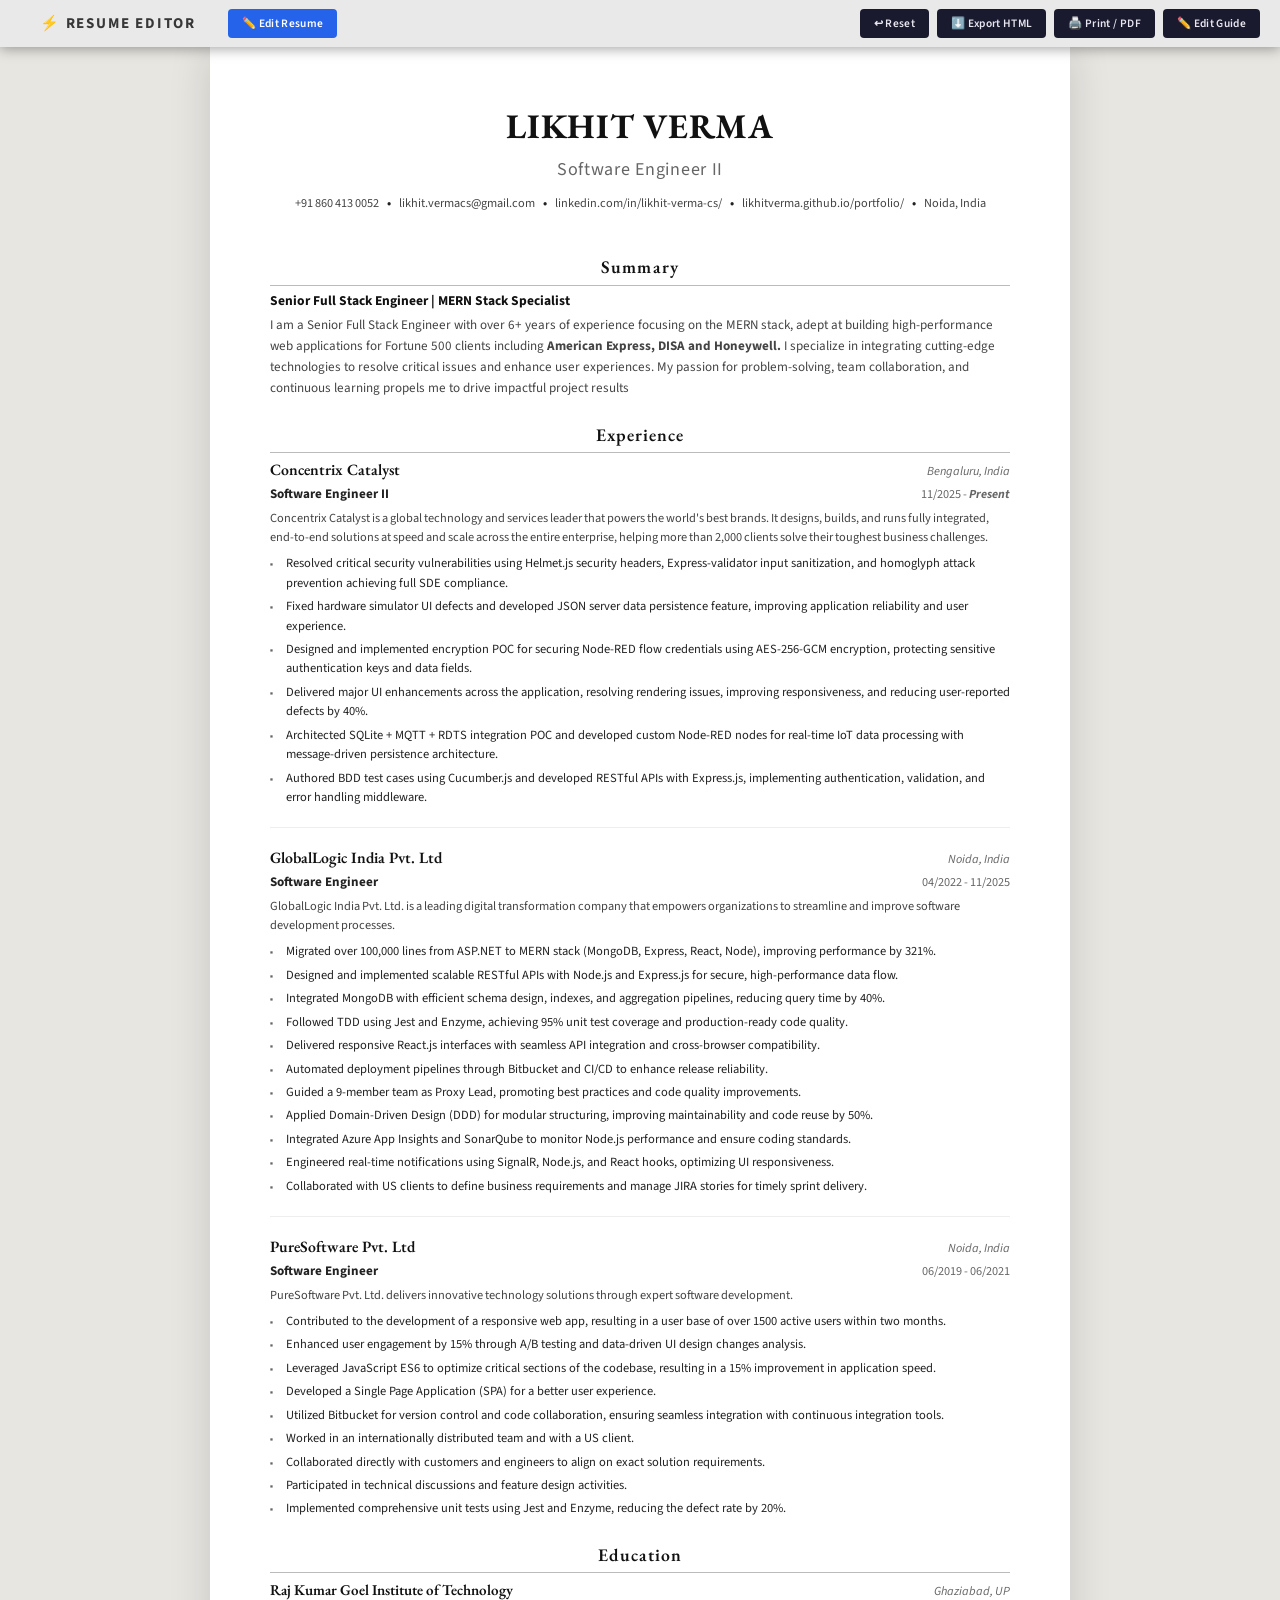
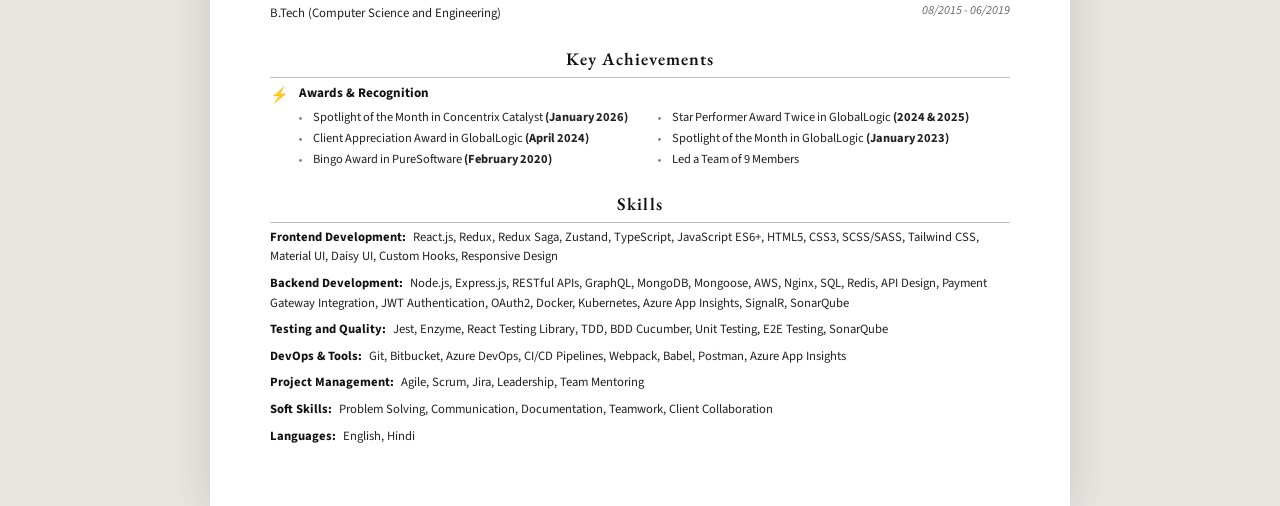
<file: index.html>
<!DOCTYPE html>
<html lang="en">
<head>
  <meta charset="UTF-8" />
  <meta name="viewport" content="width=device-width, initial-scale=1.0" />

  <!-- ATS-friendly meta -->
  <title>Likhit Verma — Software Engineer II Resume</title>
  <meta name="description" content="Resume of Likhit Verma, Senior Full Stack Engineer specialising in MERN Stack with 6+ years of experience." />
  <meta name="author" content="Likhit Verma" />
  <meta name="keywords" content="Software Engineer, Full Stack, MERN, React, Node.js, MongoDB, Express, JavaScript, TypeScript" />

  <link rel="stylesheet" href="styles.css" />
</head>
<body>

  <article class="resume-page" id="resume-page" role="main" aria-label="Resume of Likhit Verma">

    <!-- ══════════════════════════════
         HEADER
    ══════════════════════════════ -->
    <header class="resume-header">
      <h1 id="ce-name">Likhit Verma</h1>
      <p class="title" id="ce-title">Software Engineer II</p>
      <div class="contact-line">
        <span id="ce-phone">+91 860 413 0052</span>
        <span class="contact-sep">•</span>
        <span id="ce-email"><a href="mailto:likhit.vermacs@gmail.com">likhit.vermacs@gmail.com</a></span>
        <span class="contact-sep">•</span>
        <span id="ce-linkedin"><a href="https://linkedin.com/in/likhit-verma-cs/" target="_blank" rel="noopener">linkedin.com/in/likhit-verma-cs/</a></span>
        <span class="contact-sep">•</span>
        <span id="ce-portfolio"><a href="https://likhitverma.github.io/portfolio/" target="_blank" rel="noopener">likhitverma.github.io/portfolio/</a></span>
        <span class="contact-sep">•</span>
        <span id="ce-location">Noida, India</span>
      </div>
    </header>

    <!-- ══════════════════════════════
         SUMMARY
    ══════════════════════════════ -->
    <section class="section" aria-labelledby="summary-heading">
      <h2 class="section-title" id="summary-heading">Summary</h2>
      <p class="summary-role" id="ce-summary-role">Senior Full Stack Engineer | MERN Stack Specialist</p>
      <p class="summary-text" id="ce-summary-text">
        I am a Senior Full Stack Engineer with over 6+ years of experience
        focusing on the MERN stack, adept at building high-performance web
        applications for Fortune 500 clients including <strong>American Express, DISA and Honeywell.</strong> I specialize in integrating
        cutting-edge technologies to resolve critical issues and enhance user
        experiences. My passion for problem-solving, team collaboration, and
        continuous learning propels me to drive impactful project results
      </p>
    </section>

    <!-- ══════════════════════════════
         EXPERIENCE
    ══════════════════════════════ -->
    <section class="section" aria-labelledby="experience-heading">
      <h2 class="section-title" id="experience-heading">Experience</h2>

      <!-- ── Concentrix Catalyst ── -->
      <div class="exp-block">
        <div class="exp-header">
          <span class="exp-company" id="ce-co1-name">Concentrix Catalyst</span>
          <span class="exp-location" id="ce-co1-location">Bengaluru, India</span>
        </div>
        <div class="exp-role-row">
          <span class="exp-role" id="ce-co1-role">Software Engineer II</span>
          <span class="exp-dates" id="ce-co1-dates">11/2025 - <strong><i>Present</i></strong></span>
        </div>
        <p class="exp-desc" id="ce-co1-desc">
          Concentrix Catalyst is a global technology and services leader that
          powers the world's best brands. It designs, builds, and runs fully
          integrated, end-to-end solutions at speed and scale across the
          entire enterprise, helping more than 2,000 clients solve their
          toughest business challenges.
        </p>
        <ul class="exp-bullets" id="ce-co1-bullets" aria-label="Responsibilities at Concentrix Catalyst">
          <li>Resolved critical security vulnerabilities using Helmet.js security headers, Express-validator input sanitization, and homoglyph attack prevention achieving full SDE compliance.</li>
          <li>Fixed hardware simulator UI defects and developed JSON server data persistence feature, improving application reliability and user experience.</li>
          <li>Designed and implemented encryption POC for securing Node-RED flow credentials using AES-256-GCM encryption, protecting sensitive authentication keys and data fields.</li>
          <li>Delivered major UI enhancements across the application, resolving rendering issues, improving responsiveness, and reducing user-reported defects by 40%.</li>
          <li>Architected SQLite + MQTT + RDTS integration POC and developed custom Node-RED nodes for real-time IoT data processing with message-driven persistence architecture.</li>
          <li>Authored BDD test cases using Cucumber.js and developed RESTful APIs with Express.js, implementing authentication, validation, and error handling middleware.</li>
        </ul>
      </div>

      <hr class="exp-divider" />

      <!-- ── GlobalLogic ── -->
      <div class="exp-block">
        <div class="exp-header">
          <span class="exp-company" id="ce-co2-name">GlobalLogic India Pvt. Ltd</span>
          <span class="exp-location" id="ce-co2-location">Noida, India</span>
        </div>
        <div class="exp-role-row">
          <span class="exp-role" id="ce-co2-role">Software Engineer</span>
          <span class="exp-dates" id="ce-co2-dates">04/2022 - 11/2025</span>
        </div>
        <p class="exp-desc" id="ce-co2-desc">
          GlobalLogic India Pvt. Ltd. is a leading digital transformation
          company that empowers organizations to streamline and improve
          software development processes.
        </p>
        <ul class="exp-bullets" id="ce-co2-bullets" aria-label="Responsibilities at GlobalLogic">
          <li>Migrated over 100,000 lines from ASP.NET to MERN stack (MongoDB, Express, React, Node), improving performance by 321%.</li>
          <li>Designed and implemented scalable RESTful APIs with Node.js and Express.js for secure, high-performance data flow.</li>
          <li>Integrated MongoDB with efficient schema design, indexes, and aggregation pipelines, reducing query time by 40%.</li>
          <li>Followed TDD using Jest and Enzyme, achieving 95% unit test coverage and production-ready code quality.</li>
          <li>Delivered responsive React.js interfaces with seamless API integration and cross-browser compatibility.</li>
          <li>Automated deployment pipelines through Bitbucket and CI/CD to enhance release reliability.</li>
          <li>Guided a 9-member team as Proxy Lead, promoting best practices and code quality improvements.</li>
          <li>Applied Domain-Driven Design (DDD) for modular structuring, improving maintainability and code reuse by 50%.</li>
          <li>Integrated Azure App Insights and SonarQube to monitor Node.js performance and ensure coding standards.</li>
          <li>Engineered real-time notifications using SignalR, Node.js, and React hooks, optimizing UI responsiveness.</li>
          <li>Collaborated with US clients to define business requirements and manage JIRA stories for timely sprint delivery.</li>
        </ul>
      </div>

      <hr class="exp-divider" />

      <!-- ── PureSoftware ── -->
      <div class="exp-block">
        <div class="exp-header">
          <span class="exp-company" id="ce-co3-name">PureSoftware Pvt. Ltd</span>
          <span class="exp-location" id="ce-co3-location">Noida, India</span>
        </div>
        <div class="exp-role-row">
          <span class="exp-role" id="ce-co3-role">Software Engineer</span>
          <span class="exp-dates" id="ce-co3-dates">06/2019 - 06/2021</span>
        </div>
        <p class="exp-desc" id="ce-co3-desc">
          PureSoftware Pvt. Ltd. delivers innovative technology solutions
          through expert software development.
        </p>
        <ul class="exp-bullets" id="ce-co3-bullets" aria-label="Responsibilities at PureSoftware">
          <li>Contributed to the development of a responsive web app, resulting in a user base of over 1500 active users within two months.</li>
          <li>Enhanced user engagement by 15% through A/B testing and data-driven UI design changes analysis.</li>
          <li>Leveraged JavaScript ES6 to optimize critical sections of the codebase, resulting in a 15% improvement in application speed.</li>
          <li>Developed a Single Page Application (SPA) for a better user experience.</li>
          <li>Utilized Bitbucket for version control and code collaboration, ensuring seamless integration with continuous integration tools.</li>
          <li>Worked in an internationally distributed team and with a US client.</li>
          <li>Collaborated directly with customers and engineers to align on exact solution requirements.</li>
          <li>Participated in technical discussions and feature design activities.</li>
          <li>Implemented comprehensive unit tests using Jest and Enzyme, reducing the defect rate by 20%.</li>
        </ul>
      </div>
    </section>

    <!-- ══════════════════════════════
         EDUCATION
    ══════════════════════════════ -->
    <section class="section" aria-labelledby="education-heading">
      <h2 class="section-title" id="education-heading">Education</h2>

      <div class="edu-block">
        <div class="edu-left">
          <p class="edu-school" id="ce-edu-school">Raj Kumar Goel Institute of Technology</p>
          <p class="edu-degree" id="ce-edu-degree">B.Tech (Computer Science and Engineering)</p>
        </div>
        <div class="edu-right" id="ce-edu-right">
          <p>Ghaziabad, UP</p>
          <p>08/2015 - 06/2019</p>
        </div>
      </div>
    </section>

    <!-- ══════════════════════════════
         KEY ACHIEVEMENTS
    ══════════════════════════════ -->
    <section class="section" aria-labelledby="achievements-heading">
      <h2 class="section-title" id="achievements-heading">Key Achievements</h2>

      <div class="achievements-inner">
        <span class="achievement-icon" aria-hidden="true">⚡</span>
        <div>
          <p class="achievement-label" id="ce-ach-label">Awards &amp; Recognition</p>
          <ul class="achievement-bullets" id="ce-ach-bullets" aria-label="Awards and Recognition">
            <li>Spotlight of the Month in Concentrix Catalyst <strong>(January 2026)</strong></li>
            <li>Star Performer Award Twice in GlobalLogic <strong>(2024 &amp; 2025)</strong></li>
            <li>Client Appreciation Award in GlobalLogic <strong>(April 2024)</strong></li>
            <li>Spotlight of the Month in GlobalLogic <strong>(January 2023)</strong></li>
            <li>Bingo Award in PureSoftware <strong>(February 2020)</strong></li>
            <li>Led a Team of 9 Members</li>
          </ul>
        </div>
      </div>
    </section>

    <!-- ══════════════════════════════
         SKILLS
    ══════════════════════════════ -->
    <section class="section" aria-labelledby="skills-heading">
      <h2 class="section-title" id="skills-heading">Skills</h2>

      <div class="skills-grid">
        <div class="skill-row" id="ce-skill-frontend">
          <span class="skill-category">Frontend Development:</span>
          React.js, Redux, Redux Saga, Zustand, TypeScript, JavaScript ES6+,
          HTML5, CSS3, SCSS/SASS, Tailwind CSS, Material UI, Daisy UI, Custom Hooks, Responsive Design
        </div>
        <div class="skill-row" id="ce-skill-backend">
          <span class="skill-category">Backend Development:</span>
          Node.js, Express.js, RESTful APIs, GraphQL, MongoDB, Mongoose, AWS,
          Nginx, SQL, Redis, API Design, Payment Gateway Integration, JWT
          Authentication, OAuth2, Docker, Kubernetes, Azure App Insights, SignalR, SonarQube
        </div>
        <div class="skill-row" id="ce-skill-testing">
          <span class="skill-category">Testing and Quality:</span>
          Jest, Enzyme, React Testing Library, TDD, BDD Cucumber, Unit Testing, E2E Testing, SonarQube
        </div>
        <div class="skill-row" id="ce-skill-devops">
          <span class="skill-category">DevOps &amp; Tools:</span>
          Git, Bitbucket, Azure DevOps, CI/CD Pipelines, Webpack, Babel, Postman, Azure App Insights
        </div>
        <div class="skill-row" id="ce-skill-pm">
          <span class="skill-category">Project Management:</span>
          Agile, Scrum, Jira, Leadership, Team Mentoring
        </div>
        <div class="skill-row" id="ce-skill-soft">
          <span class="skill-category">Soft Skills:</span>
          Problem Solving, Communication, Documentation, Teamwork, Client Collaboration
        </div>
        <div class="skill-row" id="ce-skill-lang">
          <span class="skill-category">Languages:</span>
          English, Hindi
        </div>
      </div>
    </section>

  </article>

  <script src="script.js"></script>
</body>
</html>
</file>
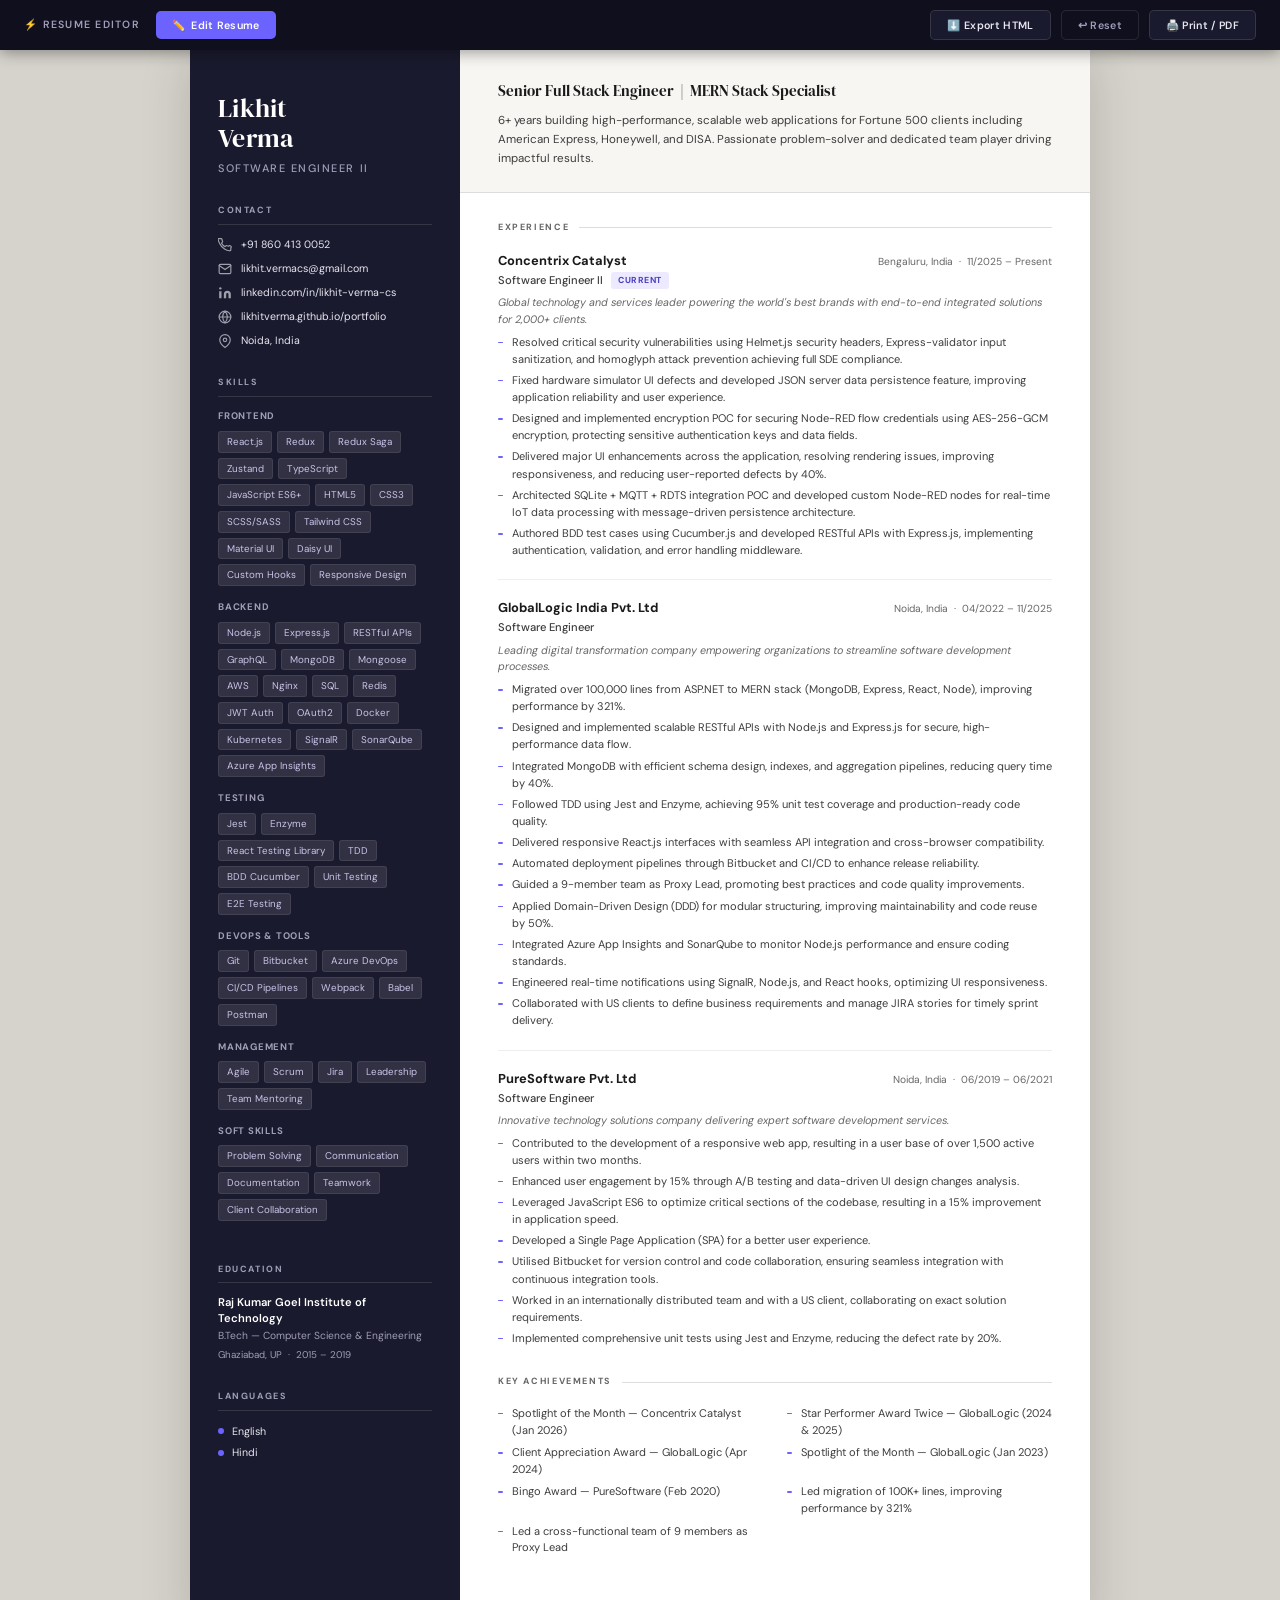
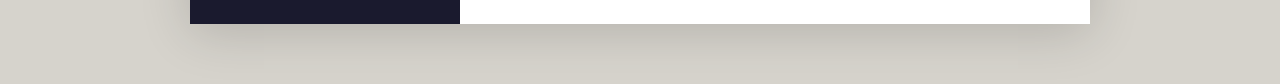
<file: fancy_resume_editable.html>
<!DOCTYPE html>
<html lang="en">
<head>
<meta charset="UTF-8"/>
<meta name="viewport" content="width=device-width, initial-scale=1.0"/>
<title>Likhit Verma — Resume</title>
<meta name="description" content="Resume of Likhit Verma, Senior Full Stack Engineer | MERN Stack Specialist"/>
<meta name="author" content="Likhit Verma"/>
<link rel="preconnect" href="https://fonts.googleapis.com"/>
<link href="https://fonts.googleapis.com/css2?family=DM+Sans:wght@300;400;500;600;700&family=DM+Serif+Display&display=swap" rel="stylesheet"/>

<style>
/* ─────────────────────────────────
   TOOLBAR
───────────────────────────────── */
#toolbar {
  position: sticky;
  top: 0;
  z-index: 1000;
  background: #0f0f1e;
  display: flex;
  align-items: center;
  gap: 10px;
  padding: 10px 24px;
  font-family: 'DM Sans', sans-serif;
  box-shadow: 0 2px 16px rgba(0,0,0,0.4);
}

#toolbar .tb-brand {
  font-size: 0.75rem;
  font-weight: 600;
  letter-spacing: 0.12em;
  text-transform: uppercase;
  color: #a09db8;
  margin-right: 6px;
  white-space: nowrap;
}

.tb-btn {
  border: none;
  padding: 7px 16px;
  border-radius: 5px;
  font-family: 'DM Sans', sans-serif;
  font-size: 0.76rem;
  font-weight: 600;
  letter-spacing: 0.03em;
  cursor: pointer;
  transition: all 0.18s;
  display: flex;
  align-items: center;
  gap: 6px;
  white-space: nowrap;
}

#btn-edit {
  background: #6c63ff;
  color: #fff;
}
#btn-edit:hover { background: #554de0; }
#btn-edit.active {
  background: #ff5c5c;
  color: #fff;
}
#btn-edit.active:hover { background: #e04040; }

#btn-save {
  background: #22c55e;
  color: #fff;
  display: none;
}
#btn-save:hover { background: #16a34a; }
#btn-save.visible { display: flex; }

#btn-export {
  background: #1a1a2e;
  color: #e8e6f0;
  border: 1px solid rgba(255,255,255,0.12);
}
#btn-export:hover { background: #2e2e4e; }

#btn-reset {
  background: transparent;
  color: #a09db8;
  border: 1px solid rgba(255,255,255,0.1);
}
#btn-reset:hover { color: #ff5c5c; border-color: #ff5c5c; }

.tb-spacer { flex: 1; }

#save-status {
  font-size: 0.72rem;
  font-weight: 500;
  letter-spacing: 0.04em;
  padding: 5px 12px;
  border-radius: 4px;
  transition: all 0.3s;
  white-space: nowrap;
}
#save-status.saved {
  color: #22c55e;
  background: rgba(34,197,94,0.12);
}
#save-status.unsaved {
  color: #f59e0b;
  background: rgba(245,158,11,0.12);
}
#save-status.saving {
  color: #60a5fa;
  background: rgba(96,165,250,0.12);
}
#save-status.hidden { display: none; }

#edit-hint {
  font-size: 0.7rem;
  color: #6c63ff;
  background: rgba(108,99,255,0.12);
  padding: 5px 10px;
  border-radius: 4px;
  display: none;
}
#edit-hint.visible { display: block; }

/* ─────────────────────────────────
   EDIT MODE STYLES
───────────────────────────────── */
.resume-page.edit-mode [contenteditable="true"] {
  outline: none;
  border-radius: 3px;
  transition: background 0.15s, box-shadow 0.15s;
}
.resume-page.edit-mode [contenteditable="true"]:hover {
  background: rgba(108,99,255,0.08);
  box-shadow: 0 0 0 2px rgba(108,99,255,0.2);
}
.resume-page.edit-mode [contenteditable="true"]:focus {
  background: rgba(108,99,255,0.10);
  box-shadow: 0 0 0 2px rgba(108,99,255,0.5);
}

/* Sidebar editable fields in dark context */
.sidebar.edit-mode-sidebar [contenteditable="true"]:hover {
  background: rgba(255,255,255,0.08);
  box-shadow: 0 0 0 2px rgba(255,255,255,0.2);
}
.sidebar.edit-mode-sidebar [contenteditable="true"]:focus {
  background: rgba(255,255,255,0.10);
  box-shadow: 0 0 0 2px rgba(108,99,255,0.6);
}

/* ─────────────────────────────────
   PAGE / LAYOUT
───────────────────────────────── */
*, *::before, *::after { box-sizing: border-box; margin: 0; padding: 0; }

:root {
  --ink: #1a1a1a;
  --ink-2: #3d3d3d;
  --ink-3: #666;
  --rule: #ddd;
  --rule-light: #eee;
  --sidebar-bg: #1a1a2e;
  --sidebar-text: #e8e6f0;
  --sidebar-muted: #a09db8;
  --sidebar-rule: rgba(255,255,255,0.12);
  --accent: #6c63ff;
  --accent-light: #ede9ff;
  --tag-bg: rgba(255,255,255,0.10);
  --tag-text: #c8c4e8;
  --font: 'DM Sans','Helvetica Neue',Arial,sans-serif;
  --font-display: 'DM Serif Display',Georgia,serif;
  --page-w: 900px;
}

html { font-size: 14px; -webkit-font-smoothing: antialiased; }

body {
  background: #d6d3cc;
  font-family: var(--font);
  padding: 0 0 60px;
  color: var(--ink);
  line-height: 1.55;
}

.resume-page {
  max-width: var(--page-w);
  margin: 0 auto;
  display: grid;
  grid-template-columns: 270px 1fr;
  grid-template-rows: auto 1fr;
  background: #fff;
  box-shadow: 0 8px 48px rgba(0,0,0,0.16);
  min-height: 1100px;
}

/* ─── SIDEBAR ─── */
.sidebar {
  grid-column: 1;
  grid-row: 1 / 3;
  background: var(--sidebar-bg);
  color: var(--sidebar-text);
  padding: 44px 28px 40px;
  display: flex;
  flex-direction: column;
  gap: 28px;
}

.s-name {
  font-family: var(--font-display);
  font-size: 1.85rem;
  font-weight: 400;
  line-height: 1.15;
  color: #fff;
  letter-spacing: 0.01em;
}
.s-title {
  margin-top: 6px;
  font-size: 0.78rem;
  font-weight: 500;
  letter-spacing: 0.14em;
  text-transform: uppercase;
  color: var(--sidebar-muted);
}
.s-section-label {
  font-size: 0.64rem;
  letter-spacing: 0.18em;
  text-transform: uppercase;
  font-weight: 700;
  color: var(--sidebar-muted);
  margin-bottom: 12px;
  padding-bottom: 6px;
  border-bottom: 1px solid var(--sidebar-rule);
}
.contact-list { list-style: none; display: flex; flex-direction: column; gap: 9px; }
.contact-list li { display: flex; align-items: flex-start; gap: 9px; font-size: 0.76rem; color: var(--sidebar-text); line-height: 1.4; }
.contact-list li .ico { width: 14px; height: 14px; flex-shrink: 0; margin-top: 1px; opacity: 0.65; }
.contact-list a { color: var(--sidebar-text); text-decoration: none; word-break: break-all; }
.contact-list a:hover { color: #fff; text-decoration: underline; }

.skill-group { margin-bottom: 14px; }
.skill-group-label { font-size: 0.68rem; font-weight: 700; color: var(--sidebar-muted); margin-bottom: 7px; text-transform: uppercase; letter-spacing: 0.08em; }
.skill-tags { display: flex; flex-wrap: wrap; gap: 5px; }
.skill-tag { background: var(--tag-bg); color: var(--tag-text); font-size: 0.7rem; padding: 3px 8px; border-radius: 3px; border: 1px solid rgba(255,255,255,0.08); line-height: 1.4; }

.s-edu-school { font-size: 0.8rem; font-weight: 600; color: #fff; line-height: 1.35; }
.s-edu-degree { font-size: 0.73rem; color: var(--sidebar-muted); margin-top: 3px; line-height: 1.4; }
.s-edu-meta { font-size: 0.7rem; color: var(--sidebar-muted); margin-top: 4px; }

.lang-list { list-style: none; display: flex; flex-direction: column; gap: 5px; }
.lang-list li { font-size: 0.76rem; color: var(--sidebar-text); display: flex; align-items: center; gap: 8px; }
.lang-dot { width: 6px; height: 6px; border-radius: 50%; background: var(--accent); flex-shrink: 0; }

/* ─── MAIN HEADER ─── */
.main-header {
  grid-column: 2;
  grid-row: 1;
  background: #f7f6f3;
  padding: 30px 38px 24px;
  border-bottom: 1px solid var(--rule);
}
.summary-tagline { font-family: var(--font-display); font-size: 1.05rem; color: var(--ink); font-weight: 400; margin-bottom: 8px; }
.summary-body { font-size: 0.825rem; color: var(--ink-2); line-height: 1.65; max-width: 560px; }

/* ─── MAIN BODY ─── */
.main-body { grid-column: 2; grid-row: 2; padding: 28px 38px 40px; }

.section { margin-bottom: 28px; }
.section-heading {
  font-size: 0.64rem;
  letter-spacing: 0.18em;
  text-transform: uppercase;
  font-weight: 700;
  color: var(--ink-3);
  margin-bottom: 16px;
  display: flex;
  align-items: center;
  gap: 10px;
}
.section-heading::after { content: ''; flex: 1; height: 1px; background: var(--rule); }

.exp-entry { margin-bottom: 20px; }
.exp-top { display: flex; justify-content: space-between; align-items: baseline; flex-wrap: wrap; gap: 2px; margin-bottom: 1px; }
.exp-company { font-size: 0.92rem; font-weight: 700; color: var(--ink); }
.exp-location-date { font-size: 0.73rem; color: var(--ink-3); text-align: right; }
.exp-role-row { display: flex; align-items: center; gap: 8px; margin-bottom: 5px; }
.exp-role { font-size: 0.8rem; font-weight: 500; color: var(--ink-2); }
.role-badge { font-size: 0.62rem; font-weight: 700; letter-spacing: 0.06em; text-transform: uppercase; background: var(--accent-light); color: #4840c0; padding: 2px 7px; border-radius: 3px; }
.exp-desc { font-size: 0.77rem; color: var(--ink-3); margin-bottom: 6px; line-height: 1.55; font-style: italic; }
.exp-bullets { list-style: none; padding: 0; margin: 0; display: flex; flex-direction: column; gap: 4px; }
.exp-bullets li { font-size: 0.79rem; color: var(--ink-2); line-height: 1.55; padding-left: 14px; position: relative; }
.exp-bullets li::before { content: ''; position: absolute; left: 0; top: 8px; width: 5px; height: 1.5px; background: var(--accent); border-radius: 1px; }

.exp-divider { border: none; border-top: 1px solid var(--rule-light); margin: 18px 0; }

.achievements-grid { display: grid; grid-template-columns: 1fr 1fr; gap: 6px 24px; }
.ach-item { font-size: 0.79rem; color: var(--ink-2); padding-left: 14px; position: relative; line-height: 1.5; }
.ach-item::before { content: ''; position: absolute; left: 0; top: 8px; width: 5px; height: 1.5px; background: var(--accent); border-radius: 1px; }

/* ─── PRINT ─── */
@media print {
  body { background: white; padding: 0; }
  #toolbar { display: none; }
  .resume-page { box-shadow: none; max-width: 100%; min-height: unset; }
  [contenteditable="true"] { outline: none !important; box-shadow: none !important; background: transparent !important; }
  @page { margin: 0; size: A4; }
}

/* ─── RESPONSIVE ─── */
@media (max-width: 700px) {
  .resume-page { grid-template-columns: 1fr; grid-template-rows: auto auto auto; }
  .sidebar { grid-column: 1; grid-row: 1; }
  .main-header { grid-column: 1; grid-row: 2; }
  .main-body { grid-column: 1; grid-row: 3; }
  .achievements-grid { grid-template-columns: 1fr; }
}

/* ─── TOAST ─── */
#toast {
  position: fixed;
  bottom: 28px;
  right: 28px;
  background: #1a1a2e;
  color: #e8e6f0;
  font-family: 'DM Sans', sans-serif;
  font-size: 0.78rem;
  font-weight: 500;
  padding: 10px 20px;
  border-radius: 6px;
  box-shadow: 0 6px 24px rgba(0,0,0,0.3);
  opacity: 0;
  transform: translateY(12px);
  transition: all 0.3s ease;
  pointer-events: none;
  z-index: 9999;
}
#toast.show { opacity: 1; transform: translateY(0); }
</style>
</head>
<body>

<!-- ══════════════════════════════
     TOOLBAR
══════════════════════════════ -->
<div id="toolbar" role="toolbar" aria-label="Resume editor toolbar">
  <span class="tb-brand">⚡ Resume Editor</span>

  <button class="tb-btn" id="btn-edit" onclick="toggleEdit()" title="Enable inline editing on the resume">
    <span id="edit-icon">✏️</span>
    <span id="edit-label">Edit Resume</span>
  </button>

  <button class="tb-btn" id="btn-save" onclick="forceSave()" title="Save changes now">
    💾 Save Now
  </button>

  <span id="save-status" class="hidden"></span>
  <span id="edit-hint" class="hidden">Click any text on the resume to edit it</span>

  <div class="tb-spacer"></div>

  <button class="tb-btn" id="btn-export" onclick="exportHTML()" title="Download a standalone HTML file of your resume">
    ⬇️ Export HTML
  </button>

  <button class="tb-btn" id="btn-reset" onclick="confirmReset()" title="Reset to original saved version">
    ↩ Reset
  </button>

  <button class="tb-btn" id="btn-print" onclick="window.print()" style="background:#1a1a2e;color:#e8e6f0;border:1px solid rgba(255,255,255,0.12);" title="Print or save as PDF">
    🖨️ Print / PDF
  </button>
</div>

<div id="toast"></div>

<!-- ══════════════════════════════
     RESUME PAGE
══════════════════════════════ -->
<article class="resume-page" id="resume-page" role="main" aria-label="Resume of Likhit Verma">

  <!-- ════════════ SIDEBAR ════════════ -->
  <aside class="sidebar" id="sidebar" aria-label="Contact and skills">

    <div>
      <h1 class="s-name" id="ce-name">Likhit<br>Verma</h1>
      <p class="s-title" id="ce-title">Software Engineer II</p>
    </div>

    <!-- Contact -->
    <div>
      <p class="s-section-label">Contact</p>
      <ul class="contact-list">
        <li>
          <svg class="ico" viewBox="0 0 24 24" fill="none" stroke="currentColor" stroke-width="2" stroke-linecap="round" stroke-linejoin="round" aria-hidden="true"><path d="M22 16.92v3a2 2 0 01-2.18 2 19.79 19.79 0 01-8.63-3.07A19.5 19.5 0 013.07 9.81a19.79 19.79 0 01-3.07-8.67A2 2 0 012 .94h3a2 2 0 012 1.72c.127.96.361 1.903.7 2.81a2 2 0 01-.45 2.11L6.09 8.91a16 16 0 006 6l1.27-1.27a2 2 0 012.11-.45 12.84 12.84 0 002.81.7A2 2 0 0122 16.92z"/></svg>
          <span id="ce-phone">+91 860 413 0052</span>
        </li>
        <li>
          <svg class="ico" viewBox="0 0 24 24" fill="none" stroke="currentColor" stroke-width="2" stroke-linecap="round" stroke-linejoin="round" aria-hidden="true"><path d="M4 4h16c1.1 0 2 .9 2 2v12c0 1.1-.9 2-2 2H4c-1.1 0-2-.9-2-2V6c0-1.1.9-2 2-2z"/><polyline points="22,6 12,13 2,6"/></svg>
          <span id="ce-email"><a href="mailto:likhit.vermacs@gmail.com">likhit.vermacs@gmail.com</a></span>
        </li>
        <li>
          <svg class="ico" viewBox="0 0 24 24" fill="currentColor" aria-hidden="true"><path d="M16 8a6 6 0 016 6v7h-4v-7a2 2 0 00-2-2 2 2 0 00-2 2v7h-4v-7a6 6 0 016-6zM2 9h4v12H2z"/><circle cx="4" cy="4" r="2"/></svg>
          <span id="ce-linkedin"><a href="https://linkedin.com/in/likhit-verma-cs/" target="_blank" rel="noopener">linkedin.com/in/likhit-verma-cs</a></span>
        </li>
        <li>
          <svg class="ico" viewBox="0 0 24 24" fill="none" stroke="currentColor" stroke-width="2" stroke-linecap="round" stroke-linejoin="round" aria-hidden="true"><circle cx="12" cy="12" r="10"/><line x1="2" y1="12" x2="22" y2="12"/><path d="M12 2a15.3 15.3 0 014 10 15.3 15.3 0 01-4 10 15.3 15.3 0 01-4-10 15.3 15.3 0 014-10z"/></svg>
          <span id="ce-portfolio"><a href="https://likhitverma.github.io/portfolio/" target="_blank" rel="noopener">likhitverma.github.io/portfolio</a></span>
        </li>
        <li>
          <svg class="ico" viewBox="0 0 24 24" fill="none" stroke="currentColor" stroke-width="2" stroke-linecap="round" stroke-linejoin="round" aria-hidden="true"><path d="M21 10c0 7-9 13-9 13S3 17 3 10a9 9 0 0118 0z"/><circle cx="12" cy="10" r="3"/></svg>
          <span id="ce-location">Noida, India</span>
        </li>
      </ul>
    </div>

    <!-- Skills -->
    <div>
      <p class="s-section-label">Skills</p>
      <div class="skill-group">
        <p class="skill-group-label">Frontend</p>
        <div class="skill-tags" id="ce-skills-frontend">
          <span class="skill-tag">React.js</span><span class="skill-tag">Redux</span><span class="skill-tag">Redux Saga</span><span class="skill-tag">Zustand</span><span class="skill-tag">TypeScript</span><span class="skill-tag">JavaScript ES6+</span><span class="skill-tag">HTML5</span><span class="skill-tag">CSS3</span><span class="skill-tag">SCSS/SASS</span><span class="skill-tag">Tailwind CSS</span><span class="skill-tag">Material UI</span><span class="skill-tag">Daisy UI</span><span class="skill-tag">Custom Hooks</span><span class="skill-tag">Responsive Design</span>
        </div>
      </div>
      <div class="skill-group">
        <p class="skill-group-label">Backend</p>
        <div class="skill-tags" id="ce-skills-backend">
          <span class="skill-tag">Node.js</span><span class="skill-tag">Express.js</span><span class="skill-tag">RESTful APIs</span><span class="skill-tag">GraphQL</span><span class="skill-tag">MongoDB</span><span class="skill-tag">Mongoose</span><span class="skill-tag">AWS</span><span class="skill-tag">Nginx</span><span class="skill-tag">SQL</span><span class="skill-tag">Redis</span><span class="skill-tag">JWT Auth</span><span class="skill-tag">OAuth2</span><span class="skill-tag">Docker</span><span class="skill-tag">Kubernetes</span><span class="skill-tag">SignalR</span><span class="skill-tag">SonarQube</span><span class="skill-tag">Azure App Insights</span>
        </div>
      </div>
      <div class="skill-group">
        <p class="skill-group-label">Testing</p>
        <div class="skill-tags" id="ce-skills-testing">
          <span class="skill-tag">Jest</span><span class="skill-tag">Enzyme</span><span class="skill-tag">React Testing Library</span><span class="skill-tag">TDD</span><span class="skill-tag">BDD Cucumber</span><span class="skill-tag">Unit Testing</span><span class="skill-tag">E2E Testing</span>
        </div>
      </div>
      <div class="skill-group">
        <p class="skill-group-label">DevOps &amp; Tools</p>
        <div class="skill-tags" id="ce-skills-devops">
          <span class="skill-tag">Git</span><span class="skill-tag">Bitbucket</span><span class="skill-tag">Azure DevOps</span><span class="skill-tag">CI/CD Pipelines</span><span class="skill-tag">Webpack</span><span class="skill-tag">Babel</span><span class="skill-tag">Postman</span>
        </div>
      </div>
      <div class="skill-group">
        <p class="skill-group-label">Management</p>
        <div class="skill-tags" id="ce-skills-mgmt">
          <span class="skill-tag">Agile</span><span class="skill-tag">Scrum</span><span class="skill-tag">Jira</span><span class="skill-tag">Leadership</span><span class="skill-tag">Team Mentoring</span>
        </div>
      </div>
      <div class="skill-group">
        <p class="skill-group-label">Soft Skills</p>
        <div class="skill-tags" id="ce-skills-soft">
          <span class="skill-tag">Problem Solving</span><span class="skill-tag">Communication</span><span class="skill-tag">Documentation</span><span class="skill-tag">Teamwork</span><span class="skill-tag">Client Collaboration</span>
        </div>
      </div>
    </div>

    <!-- Education -->
    <div>
      <p class="s-section-label">Education</p>
      <div>
        <p class="s-edu-school" id="ce-edu-school">Raj Kumar Goel Institute of Technology</p>
        <p class="s-edu-degree" id="ce-edu-degree">B.Tech — Computer Science &amp; Engineering</p>
        <p class="s-edu-meta" id="ce-edu-meta">Ghaziabad, UP &nbsp;·&nbsp; 2015 – 2019</p>
      </div>
    </div>

    <!-- Languages -->
    <div>
      <p class="s-section-label">Languages</p>
      <ul class="lang-list" id="ce-languages">
        <li><span class="lang-dot"></span><span>English</span></li>
        <li><span class="lang-dot"></span><span>Hindi</span></li>
      </ul>
    </div>

  </aside>

  <!-- ════════════ MAIN HEADER ════════════ -->
  <header class="main-header">
    <p class="summary-tagline" id="ce-tagline">Senior Full Stack Engineer &nbsp;|&nbsp; MERN Stack Specialist</p>
    <p class="summary-body" id="ce-summary">6+ years building high-performance, scalable web applications for Fortune 500 clients including American Express, Honeywell, and DISA. Passionate problem-solver and dedicated team player driving impactful results.</p>
  </header>

  <!-- ════════════ MAIN BODY ════════════ -->
  <main class="main-body">

    <!-- Experience -->
    <section class="section" aria-labelledby="exp-heading">
      <h2 class="section-heading" id="exp-heading">Experience</h2>

      <!-- Concentrix Catalyst -->
      <div class="exp-entry">
        <div class="exp-top">
          <span class="exp-company" id="ce-co1-name">Concentrix Catalyst</span>
          <span class="exp-location-date" id="ce-co1-meta">Bengaluru, India &nbsp;·&nbsp; 11/2025 – Present</span>
        </div>
        <div class="exp-role-row">
          <span class="exp-role" id="ce-co1-role">Software Engineer II</span>
          <span class="role-badge">Current</span>
        </div>
        <p class="exp-desc" id="ce-co1-desc">Global technology and services leader powering the world's best brands with end-to-end integrated solutions for 2,000+ clients.</p>
        <ul class="exp-bullets" id="ce-co1-bullets">
          <li>Resolved critical security vulnerabilities using Helmet.js security headers, Express-validator input sanitization, and homoglyph attack prevention achieving full SDE compliance.</li>
          <li>Fixed hardware simulator UI defects and developed JSON server data persistence feature, improving application reliability and user experience.</li>
          <li>Designed and implemented encryption POC for securing Node-RED flow credentials using AES-256-GCM encryption, protecting sensitive authentication keys and data fields.</li>
          <li>Delivered major UI enhancements across the application, resolving rendering issues, improving responsiveness, and reducing user-reported defects by 40%.</li>
          <li>Architected SQLite + MQTT + RDTS integration POC and developed custom Node-RED nodes for real-time IoT data processing with message-driven persistence architecture.</li>
          <li>Authored BDD test cases using Cucumber.js and developed RESTful APIs with Express.js, implementing authentication, validation, and error handling middleware.</li>
        </ul>
      </div>

      <hr class="exp-divider"/>

      <!-- GlobalLogic -->
      <div class="exp-entry">
        <div class="exp-top">
          <span class="exp-company" id="ce-co2-name">GlobalLogic India Pvt. Ltd</span>
          <span class="exp-location-date" id="ce-co2-meta">Noida, India &nbsp;·&nbsp; 04/2022 – 11/2025</span>
        </div>
        <div class="exp-role-row">
          <span class="exp-role" id="ce-co2-role">Software Engineer</span>
        </div>
        <p class="exp-desc" id="ce-co2-desc">Leading digital transformation company empowering organizations to streamline software development processes.</p>
        <ul class="exp-bullets" id="ce-co2-bullets">
          <li>Migrated over 100,000 lines from ASP.NET to MERN stack (MongoDB, Express, React, Node), improving performance by 321%.</li>
          <li>Designed and implemented scalable RESTful APIs with Node.js and Express.js for secure, high-performance data flow.</li>
          <li>Integrated MongoDB with efficient schema design, indexes, and aggregation pipelines, reducing query time by 40%.</li>
          <li>Followed TDD using Jest and Enzyme, achieving 95% unit test coverage and production-ready code quality.</li>
          <li>Delivered responsive React.js interfaces with seamless API integration and cross-browser compatibility.</li>
          <li>Automated deployment pipelines through Bitbucket and CI/CD to enhance release reliability.</li>
          <li>Guided a 9-member team as Proxy Lead, promoting best practices and code quality improvements.</li>
          <li>Applied Domain-Driven Design (DDD) for modular structuring, improving maintainability and code reuse by 50%.</li>
          <li>Integrated Azure App Insights and SonarQube to monitor Node.js performance and ensure coding standards.</li>
          <li>Engineered real-time notifications using SignalR, Node.js, and React hooks, optimizing UI responsiveness.</li>
          <li>Collaborated with US clients to define business requirements and manage JIRA stories for timely sprint delivery.</li>
        </ul>
      </div>

      <hr class="exp-divider"/>

      <!-- PureSoftware -->
      <div class="exp-entry">
        <div class="exp-top">
          <span class="exp-company" id="ce-co3-name">PureSoftware Pvt. Ltd</span>
          <span class="exp-location-date" id="ce-co3-meta">Noida, India &nbsp;·&nbsp; 06/2019 – 06/2021</span>
        </div>
        <div class="exp-role-row">
          <span class="exp-role" id="ce-co3-role">Software Engineer</span>
        </div>
        <p class="exp-desc" id="ce-co3-desc">Innovative technology solutions company delivering expert software development services.</p>
        <ul class="exp-bullets" id="ce-co3-bullets">
          <li>Contributed to the development of a responsive web app, resulting in a user base of over 1,500 active users within two months.</li>
          <li>Enhanced user engagement by 15% through A/B testing and data-driven UI design changes analysis.</li>
          <li>Leveraged JavaScript ES6 to optimize critical sections of the codebase, resulting in a 15% improvement in application speed.</li>
          <li>Developed a Single Page Application (SPA) for a better user experience.</li>
          <li>Utilised Bitbucket for version control and code collaboration, ensuring seamless integration with continuous integration tools.</li>
          <li>Worked in an internationally distributed team and with a US client, collaborating on exact solution requirements.</li>
          <li>Implemented comprehensive unit tests using Jest and Enzyme, reducing the defect rate by 20%.</li>
        </ul>
      </div>
    </section>

    <!-- Key Achievements -->
    <section class="section" aria-labelledby="ach-heading">
      <h2 class="section-heading" id="ach-heading">Key Achievements</h2>
      <div class="achievements-grid" id="ce-achievements">
        <div class="ach-item">Spotlight of the Month — Concentrix Catalyst (Jan 2026)</div>
        <div class="ach-item">Star Performer Award Twice — GlobalLogic (2024 &amp; 2025)</div>
        <div class="ach-item">Client Appreciation Award — GlobalLogic (Apr 2024)</div>
        <div class="ach-item">Spotlight of the Month — GlobalLogic (Jan 2023)</div>
        <div class="ach-item">Bingo Award — PureSoftware (Feb 2020)</div>
        <div class="ach-item">Led migration of 100K+ lines, improving performance by 321%</div>
        <div class="ach-item">Led a cross-functional team of 9 members as Proxy Lead</div>
      </div>
    </section>

  </main>

</article>

<!-- ══════════════════════════════
     JAVASCRIPT — Edit + Save System
══════════════════════════════ -->
<script>
(function () {
  "use strict";

  /* ── Config ── */
  const STORAGE_KEY  = 'likhit_resume_v2';
  const DEBOUNCE_MS  = 1200;   // auto-save delay after typing stops

  /* ── State ── */
  let editMode    = false;
  let saveTimer   = null;
  let isDirty     = false;

  /* ── All editable element IDs ── */
  const EDITABLE_IDS = [
    'ce-name','ce-title',
    'ce-phone','ce-email','ce-linkedin','ce-portfolio','ce-location',
    'ce-skills-frontend','ce-skills-backend','ce-skills-testing',
    'ce-skills-devops','ce-skills-mgmt','ce-skills-soft',
    'ce-edu-school','ce-edu-degree','ce-edu-meta',
    'ce-languages',
    'ce-tagline','ce-summary',
    'ce-co1-name','ce-co1-meta','ce-co1-role','ce-co1-desc','ce-co1-bullets',
    'ce-co2-name','ce-co2-meta','ce-co2-role','ce-co2-desc','ce-co2-bullets',
    'ce-co3-name','ce-co3-meta','ce-co3-role','ce-co3-desc','ce-co3-bullets',
    'ce-achievements'
  ];

  /* ── DOM refs ── */
  const resumePage   = document.getElementById('resume-page');
  const sidebar      = document.getElementById('sidebar');
  const btnEdit      = document.getElementById('btn-edit');
  const btnSave      = document.getElementById('btn-save');
  const saveStatus   = document.getElementById('save-status');
  const editHint     = document.getElementById('edit-hint');
  const editIcon     = document.getElementById('edit-icon');
  const editLabel    = document.getElementById('edit-label');

  /* ════════════════════════════
     INIT — restore from storage
  ════════════════════════════ */
  function init() {
    const saved = loadFromStorage();
    if (saved) {
      applySnapshot(saved);
      setStatus('saved', '✓ Last save restored');
      setTimeout(() => setStatus('hidden'), 2500);
    }
  }

  /* ════════════════════════════
     TOGGLE EDIT MODE
  ════════════════════════════ */
  window.toggleEdit = function () {
    editMode = !editMode;

    EDITABLE_IDS.forEach(id => {
      const el = document.getElementById(id);
      if (!el) return;
      if (editMode) {
        el.setAttribute('contenteditable', 'true');
        el.setAttribute('spellcheck', 'true');
      } else {
        el.removeAttribute('contenteditable');
        el.removeAttribute('spellcheck');
      }
    });

    if (editMode) {
      resumePage.classList.add('edit-mode');
      sidebar.classList.add('edit-mode-sidebar');
      btnEdit.classList.add('active');
      editIcon.textContent = '🔒';
      editLabel.textContent = 'Stop Editing';
      btnSave.classList.add('visible');
      editHint.classList.add('visible');
      showToast('Edit mode ON — click any text to edit');
    } else {
      resumePage.classList.remove('edit-mode');
      sidebar.classList.remove('edit-mode-sidebar');
      btnEdit.classList.remove('active');
      editIcon.textContent = '✏️';
      editLabel.textContent = 'Edit Resume';
      editHint.classList.remove('visible');
      if (!isDirty) btnSave.classList.remove('visible');
      showToast('Edit mode OFF');
    }
  };

  /* ════════════════════════════
     INPUT LISTENER — debounced save
  ════════════════════════════ */
  document.getElementById('resume-page').addEventListener('input', function () {
    if (!editMode) return;
    isDirty = true;
    btnSave.classList.add('visible');
    setStatus('unsaved', '● Unsaved changes');

    clearTimeout(saveTimer);
    saveTimer = setTimeout(function () {
      autoSave();
    }, DEBOUNCE_MS);
  });

  /* ════════════════════════════
     AUTO SAVE
  ════════════════════════════ */
  function autoSave() {
    setStatus('saving', '⟳ Saving…');
    const snapshot = captureSnapshot();
    saveToStorage(snapshot);

    setTimeout(function () {
      isDirty = false;
      setStatus('saved', '✓ Saved automatically');
    }, 300);
  }

  /* ════════════════════════════
     FORCE SAVE (button)
  ════════════════════════════ */
  window.forceSave = function () {
    clearTimeout(saveTimer);
    autoSave();
    showToast('💾 Saved!');
  };

  /* ════════════════════════════
     SNAPSHOT — capture / apply
  ════════════════════════════ */
  function captureSnapshot() {
    const snap = {};
    EDITABLE_IDS.forEach(id => {
      const el = document.getElementById(id);
      if (el) snap[id] = el.innerHTML;
    });
    return snap;
  }

  function applySnapshot(snap) {
    EDITABLE_IDS.forEach(id => {
      const el = document.getElementById(id);
      if (el && snap[id] !== undefined) el.innerHTML = snap[id];
    });
  }

  /* ════════════════════════════
     STORAGE
  ════════════════════════════ */
  function saveToStorage(snap) {
    try {
      localStorage.setItem(STORAGE_KEY, JSON.stringify(snap));
    } catch(e) {
      showToast('⚠️ Storage full — use Export HTML instead');
    }
  }

  function loadFromStorage() {
    try {
      const raw = localStorage.getItem(STORAGE_KEY);
      return raw ? JSON.parse(raw) : null;
    } catch(e) { return null; }
  }

  /* ════════════════════════════
     RESET
  ════════════════════════════ */
  window.confirmReset = function () {
    if (!confirm('Reset all edits and restore the original content?\n\nThis cannot be undone.')) return;

    // Clear storage
    try { localStorage.removeItem(STORAGE_KEY); } catch(e) {}

    // Reload page
    showToast('Resetting…');
    setTimeout(() => location.reload(), 500);
  };

  /* ════════════════════════════
     EXPORT HTML
     Produces a standalone, self-contained HTML file —
     no external CSS/JS dependencies, all edits baked in,
     with a unique timestamp in the filename.
  ════════════════════════════ */
  window.exportHTML = function () {
    // Make sure latest edits are in snapshot even if not saved
    const snap = captureSnapshot();
    applySnapshot(snap);

    // Clone the resume page node
    const clone = document.getElementById('resume-page').cloneNode(true);

    // Remove contenteditable attributes from clone
    clone.querySelectorAll('[contenteditable]').forEach(el => {
      el.removeAttribute('contenteditable');
      el.removeAttribute('spellcheck');
    });
    clone.classList.remove('edit-mode');
    clone.querySelector('#sidebar') && clone.querySelector('#sidebar').classList.remove('edit-mode-sidebar');

    // Grab all <style> blocks from current page
    const styles = Array.from(document.querySelectorAll('style'))
      .map(s => s.outerHTML).join('\n');

    // Build timestamp for filename
    const now   = new Date();
    const pad   = n => String(n).padStart(2,'0');
    const stamp = `${now.getFullYear()}${pad(now.getMonth()+1)}${pad(now.getDate())}_${pad(now.getHours())}${pad(now.getMinutes())}${pad(now.getSeconds())}`;
    const fname = `Likhit_Verma_Resume_${stamp}.html`;

    // Full HTML string (no external deps — fonts via Google CDN only)
    const html = `<!DOCTYPE html>
<html lang="en">
<head>
<meta charset="UTF-8"/>
<meta name="viewport" content="width=device-width, initial-scale=1.0"/>
<title>Likhit Verma — Resume</title>
<meta name="description" content="Resume of Likhit Verma, Senior Full Stack Engineer | MERN Stack Specialist"/>
<meta name="author" content="Likhit Verma"/>
<link rel="preconnect" href="https://fonts.googleapis.com"/>
<link href="https://fonts.googleapis.com/css2?family=DM+Sans:wght@300;400;500;600;700&family=DM+Serif+Display&display=swap" rel="stylesheet"/>
${styles}
<style>
  body { background:#d6d3cc; padding: 40px 20px 60px; }
  #toolbar, #toast { display: none !important; }
  @media print {
    body { background: white; padding: 0; }
    .resume-page { box-shadow: none; }
    @page { margin: 0; size: A4; }
  }
</style>
</head>
<body>
${clone.outerHTML}
</body>
</html>`;

    // Trigger download
    const blob = new Blob([html], { type: 'text/html;charset=utf-8' });
    const url  = URL.createObjectURL(blob);
    const a    = document.createElement('a');
    a.href     = url;
    a.download = fname;
    document.body.appendChild(a);
    a.click();
    setTimeout(() => { URL.revokeObjectURL(url); a.remove(); }, 1000);

    showToast(`⬇️ Exported as ${fname}`);
  };

  /* ════════════════════════════
     UI HELPERS
  ════════════════════════════ */
  function setStatus(state, text) {
    saveStatus.className = '';
    if (state === 'hidden') {
      saveStatus.classList.add('hidden');
      return;
    }
    saveStatus.classList.add(state);
    saveStatus.textContent = text || '';
  }

  let toastTimer = null;
  function showToast(msg) {
    const t = document.getElementById('toast');
    t.textContent = msg;
    t.classList.add('show');
    clearTimeout(toastTimer);
    toastTimer = setTimeout(() => t.classList.remove('show'), 2800);
  }

  /* ── Keyboard shortcuts ── */
  document.addEventListener('keydown', function (e) {
    // Ctrl/Cmd + S → force save
    if ((e.ctrlKey || e.metaKey) && !e.shiftKey && e.key === 's') {
      if (editMode) { e.preventDefault(); forceSave(); }
    }
    // Ctrl/Cmd + E → toggle edit
    if ((e.ctrlKey || e.metaKey) && e.key === 'e') {
      e.preventDefault(); toggleEdit();
    }
  });

  /* ── Page unload warning ── */
  window.addEventListener('beforeunload', function (e) {
    if (isDirty) {
      e.preventDefault();
      e.returnValue = '';
    }
  });

  /* ── Boot ── */
  init();

})();
</script>
</body>
</html>
</file>
<file: styles.css>
/* ===========================
   LIKHIT VERMA — RESUME CSS
   ATS-Friendly, Print-Ready
   =========================== */

@import url('https://fonts.googleapis.com/css2?family=EB+Garamond:ital,wght@0,400;0,600;0,700;1,400&family=Source+Sans+3:wght@300;400;600;700&display=swap');

/* ── Reset & Base ── */
*, *::before, *::after {
  box-sizing: border-box;
  margin: 0;
  padding: 0;
}

:root {
  --black: #111111;
  --dark: #222222;
  --mid: #444444;
  --soft: #666666;
  --rule: #bbbbbb;
  --light-bg: #f9f8f6;
  --accent: #1a1a2e;
  --page-width: 860px;
  --font-body: 'Source Sans 3', 'Helvetica Neue', Arial, sans-serif;
  --font-heading: 'EB Garamond', Georgia, serif;
}

html {
  font-size: 15px;
  -webkit-font-smoothing: antialiased;
}

body {
  background: #e8e6e1;
  font-family: var(--font-body);
  color: var(--dark);
  line-height: 1.55;
  /* padding: 0 20px 60px; */
}

/* ── Page / Paper ── */
.resume-page {
  background: #ffffff;
  max-width: var(--page-width);
  margin: 0 auto;
  padding: 52px 60px 60px;
  box-shadow: 0 4px 40px rgba(0,0,0,0.14);
}

/* ── Header ── */
.resume-header {
  text-align: center;
  padding-bottom: 18px;
  margin-bottom: 6px;
}

.resume-header h1 {
  font-family: var(--font-heading);
  font-size: 2.3rem;
  font-weight: 700;
  letter-spacing: 0.02em;
  text-transform: uppercase;
  color: var(--black);
  margin-bottom: 4px;
}

.resume-header .title {
  font-family: var(--font-body);
  font-size: 1.2rem;
  font-weight: 400;
  color: var(--soft);
  letter-spacing: 0.04em;
  margin-bottom: 10px;
}

.resume-header .contact-line {
  font-size: 0.82rem;
  color: var(--mid);
  display: flex;
  justify-content: center;
  align-items: center;
  flex-wrap: wrap;
  gap: 4px 0;
}

.contact-line a {
  color: var(--mid);
  text-decoration: none;
  transition: color 0.2s;
}
.contact-line a:hover { color: var(--black); text-decoration: underline; }

.contact-sep {
  margin: 0 8px;
  color: var(--dark);
  font-weight: 700;
}

/* ── Section ── */
.section {
  margin-top: 22px;
}

.section-title {
  font-family: var(--font-heading);
  font-size: 1.18rem;
  font-weight: 600;
  letter-spacing: 0.06em;
  text-align: center;
  text-transform: capitalize;
  color: var(--black);
  margin-bottom: 10px;
  position: relative;
}

.section-title::after {
  content: '';
  position: absolute;
  bottom: -5px;
  left: 0;
  width: 100%;
  height: 1px;
  background: var(--rule);
}

/* ── Summary ── */
.summary-role {
  font-size: 0.9rem;
  font-weight: 700;
  color: var(--black);
  margin-bottom: 3px;
  margin-top: 8px;
}

.summary-text {
  font-size: 0.875rem;
  color: var(--mid);
  line-height: 1.6;
}

/* ── Experience ── */
.exp-block {
  margin-bottom: 20px;
}

.exp-header {
  display: flex;
  justify-content: space-between;
  align-items: baseline;
  flex-wrap: wrap;
}

.exp-company {
  font-family: var(--font-heading);
  font-size: 1.05rem;
  font-weight: 600;
  color: var(--black);
}

.exp-location {
  font-size: 0.82rem;
  color: var(--soft);
  font-style: italic;
}

.exp-role-row {
  display: flex;
  justify-content: space-between;
  align-items: baseline;
  flex-wrap: wrap;
  margin-top: 1px;
}

.exp-role {
  font-size: 0.875rem;
  font-weight: 700;
  color: var(--dark);
}

.exp-dates {
  font-size: 0.82rem;
  color: var(--soft);
}

.exp-desc {
  font-size: 0.825rem;
  color: var(--mid);
  margin: 5px 0 7px;
  line-height: 1.55;
}

.exp-bullets {
  list-style: none;
  padding-left: 0;
  margin: 0;
}

.exp-bullets li {
  font-size: 0.835rem;
  color: var(--dark);
  line-height: 1.55;
  padding-left: 16px;
  position: relative;
  margin-bottom: 4px;
}

.exp-bullets li::before {
  content: '▪';
  position: absolute;
  left: 0;
  color: var(--soft);
  font-size: 0.65rem;
  top: 3px;
}

/* ── Education ── */
.edu-block {
  display: flex;
  justify-content: space-between;
  align-items: baseline;
  flex-wrap: wrap;
  gap: 2px;
}

.edu-left .edu-school {
  font-family: var(--font-heading);
  font-size: 1rem;
  font-weight: 600;
  color: var(--black);
}

.edu-left .edu-degree {
  font-size: 0.855rem;
  color: var(--dark);
  margin-top: 2px;
}

.edu-right {
  text-align: right;
  font-size: 0.82rem;
  color: var(--soft);
  font-style: italic;
}

/* ── Key Achievements ── */
.achievements-inner {
  display: flex;
  gap: 10px;
  align-items: flex-start;
  margin-top: 8px;
}

.achievement-icon {
  font-size: 1rem;
  color: var(--black);
  margin-top: 1px;
  flex-shrink: 0;
}

.achievement-label {
  font-size: 0.875rem;
  font-weight: 700;
  color: var(--black);
  margin-bottom: 5px;
}

.achievement-bullets {
  list-style: none;
  padding: 0;
  margin: 0;
  display: grid;
  grid-template-columns: 1fr 1fr;
  gap: 2px 30px;
}

.achievement-bullets li {
  font-size: 0.83rem;
  color: var(--dark);
  padding-left: 14px;
  position: relative;
  line-height: 1.5;
}

.achievement-bullets li::before {
  content: '▪';
  position: absolute;
  left: 0;
  color: var(--soft);
  font-size: 0.65rem;
  top: 3px;
}

/* ── Skills ── */
.skills-grid {
  display: flex;
  flex-direction: column;
  gap: 7px;
  margin-top: 8px;
}

.skill-row {
  font-size: 0.845rem;
  line-height: 1.55;
  color: var(--dark);
}

.skill-category {
  font-weight: 700;
  color: var(--black);
  margin-right: 4px;
}

/* ── Divider between exp blocks ── */
.exp-divider {
  border: none;
  border-top: 1px solid #eeeeee;
  margin: 18px 0;
}

/* ══════════════════════════════════════════
   EDIT MODE — highlight editable elements
══════════════════════════════════════════ */
.edit-mode [contenteditable="true"] {
  outline: none;
  border-radius: 3px;
  transition: background 0.15s, box-shadow 0.15s;
  cursor: text;
}

.edit-mode [contenteditable="true"]:hover {
  background: rgba(26, 26, 200, 0.05);
  box-shadow: 0 0 0 2px rgba(26, 26, 200, 0.15);
}

.edit-mode [contenteditable="true"]:focus {
  background: rgba(26, 26, 200, 0.07);
  box-shadow: 0 0 0 2px rgba(26, 26, 200, 0.35);
}

/* ── Print Styles ── */
@media print {
  body {
    background: white;
    padding: 0;
  }

  .resume-page {
    box-shadow: none;
    max-width: 100%;
    padding: 28px 36px;
  }

  /* Hide toolbar & toast on print */
  #resume-toolbar,
  #resume-toast {
    display: none !important;
  }

  /* Strip edit-mode outlines */
  [contenteditable] {
    outline: none !important;
    box-shadow: none !important;
    background: transparent !important;
  }

  @page {
    margin: 0.5in;
  }

  a {
    color: inherit !important;
    text-decoration: none !important;
  }
}

/* ── Responsive ── */
@media (max-width: 680px) {
  .resume-page {
    padding: 30px 24px;
  }

  .exp-header,
  .exp-role-row,
  .edu-block {
    flex-direction: column;
    gap: 1px;
  }

  .achievement-bullets {
    grid-template-columns: 1fr;
  }
}
</file>
